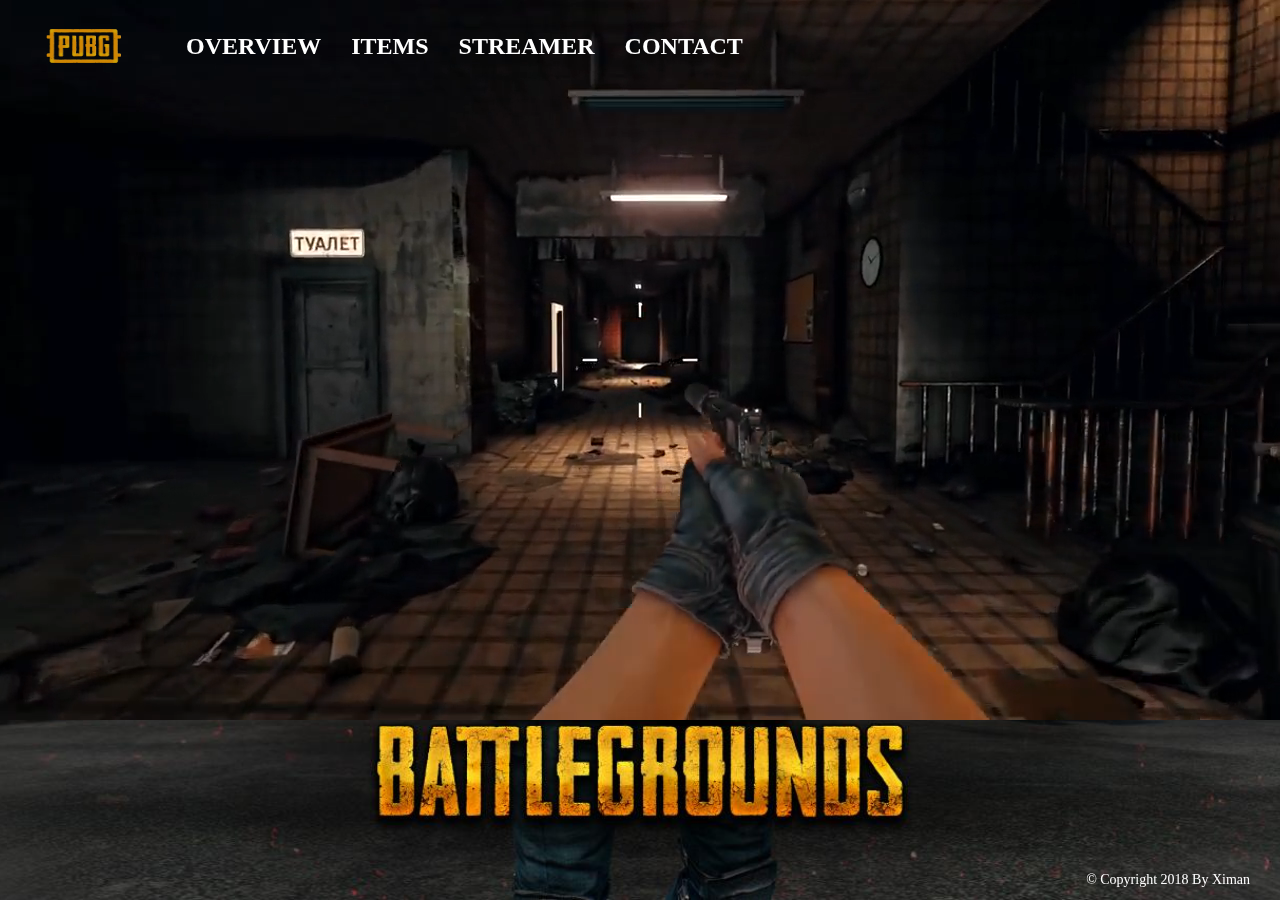
<file: index.html>
<!doctype html>
<html>
<head>
<meta charset="UTF-8">
<meta name="viewport" content="width=device-width, initial-scale=1"> <!--Bootstrap 3-->
<title>Battle Royale</title>
<link rel="stylesheet" href="https://maxcdn.bootstrapcdn.com/bootstrap/3.3.7/css/bootstrap.min.css">
<link rel="stylesheet" href="site.css">
<script>var adobewebfontsappname ="dreamweaver"</script>
<script src="http://use.edgefonts.net/avenir:n4:default.js" type="text/javascript"></script>
<script src="https://ajax.googleapis.com/ajax/libs/jquery/3.3.1/jquery.min.js"></script>
<script src="https://maxcdn.bootstrapcdn.com/bootstrap/3.3.7/js/bootstrap.min.js"></script>
</head>
<body class="index_body">
 <video width="100%" height="100%" autoplay muted loop>
	<source src="videos/PLAYERUNKNOWN S BATTLEGROUNDS - Closed Beta Teaser.mp4" type="video/mp4">
</video>
<div class="content">
  <nav class="navbar">
   <div class="container-fluid">
      <div class="navbar-header">
		  <a href="index.html"><img class="logo" src="images/logo.png"></a>
 	  </div>
      <ul class="nav navbar-nav">
        <li><a href="overview.html">OVERVIEW</a></li>
        <li><a href="items.html">ITEMS</a></li>
        <li><a href="streamer.html">STREAMER</a></li>
        <li><a href="contact.html">CONTACT</a></li>
      </ul>
  </div>
</nav>

<footer>
    <div class="container-fluid copyright_index">
      <p>&copy; Copyright 2018 By Ximan</p>
    </div>
</footer>

</div>
</body>
</html>
</file>
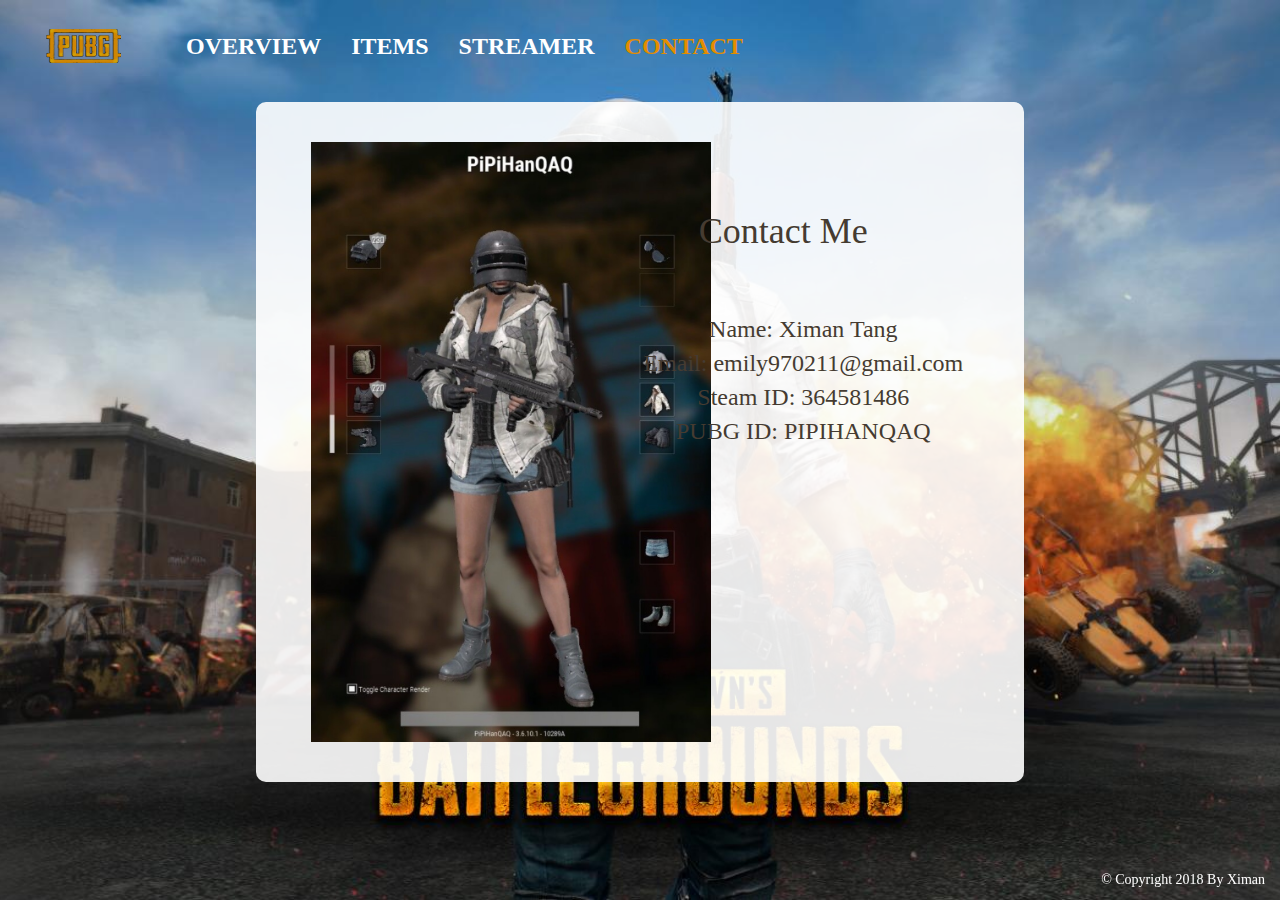
<file: contact.html>
<!doctype html>
<html>
<head>
<meta charset="UTF-8">
<meta name="viewport" content="width=device-width, initial-scale=1"> <!--Bootstrap 3-->
<title>Battle Royale - Contact</title>
<link rel="stylesheet" href="https://maxcdn.bootstrapcdn.com/bootstrap/3.3.7/css/bootstrap.min.css">
<link rel="stylesheet" href="site.css">
<script>var adobewebfontsappname ="dreamweaver"</script>
<script src="http://use.edgefonts.net/avenir:n4:default.js" type="text/javascript"></script>
<script src="https://ajax.googleapis.com/ajax/libs/jquery/3.3.1/jquery.min.js"></script>
<script src="https://maxcdn.bootstrapcdn.com/bootstrap/3.3.7/js/bootstrap.min.js"></script>
</head>
<body>
  <nav class="navbar">
   <div class="container-fluid">
      <div class="navbar-header">
      	<a href="index.html"><img class="logo" src="images/logo.png"></a>
 	  </div>
      <ul class="nav navbar-nav">
        <li><a href="overview.html">OVERVIEW</a></li>
        <li><a href="items.html">ITEMS</a></li>
        <li><a href="streamer.html">STREAMER</a></li>
        <li class="active"><a href="contact.html">CONTACT</a></li>
      </ul>
  </div>
</nav>
<div class="container text_description contact">
	<div class="col-lg-5">
		<img class="contact_img" src="images/character.png">
	</div>
	<div class="col-lg-7">
		<h1 class="contact_text">Contact Me</h1>
		<ul class="contact_text">
			<li>Name: Ximan Tang</li>
			<li>Email: emily970211@gmail.com</li>
			<li>Steam ID: 364581486</li>
			<li>PUBG ID: PIPIHANQAQ</li>
		</ul>
	</div>

</div>
<footer>
    <div class="container-fluid">
      <p class="copyright_index">&copy; Copyright 2018 By Ximan</p>
    </div>
</footer>
</body>
</html>
</file>
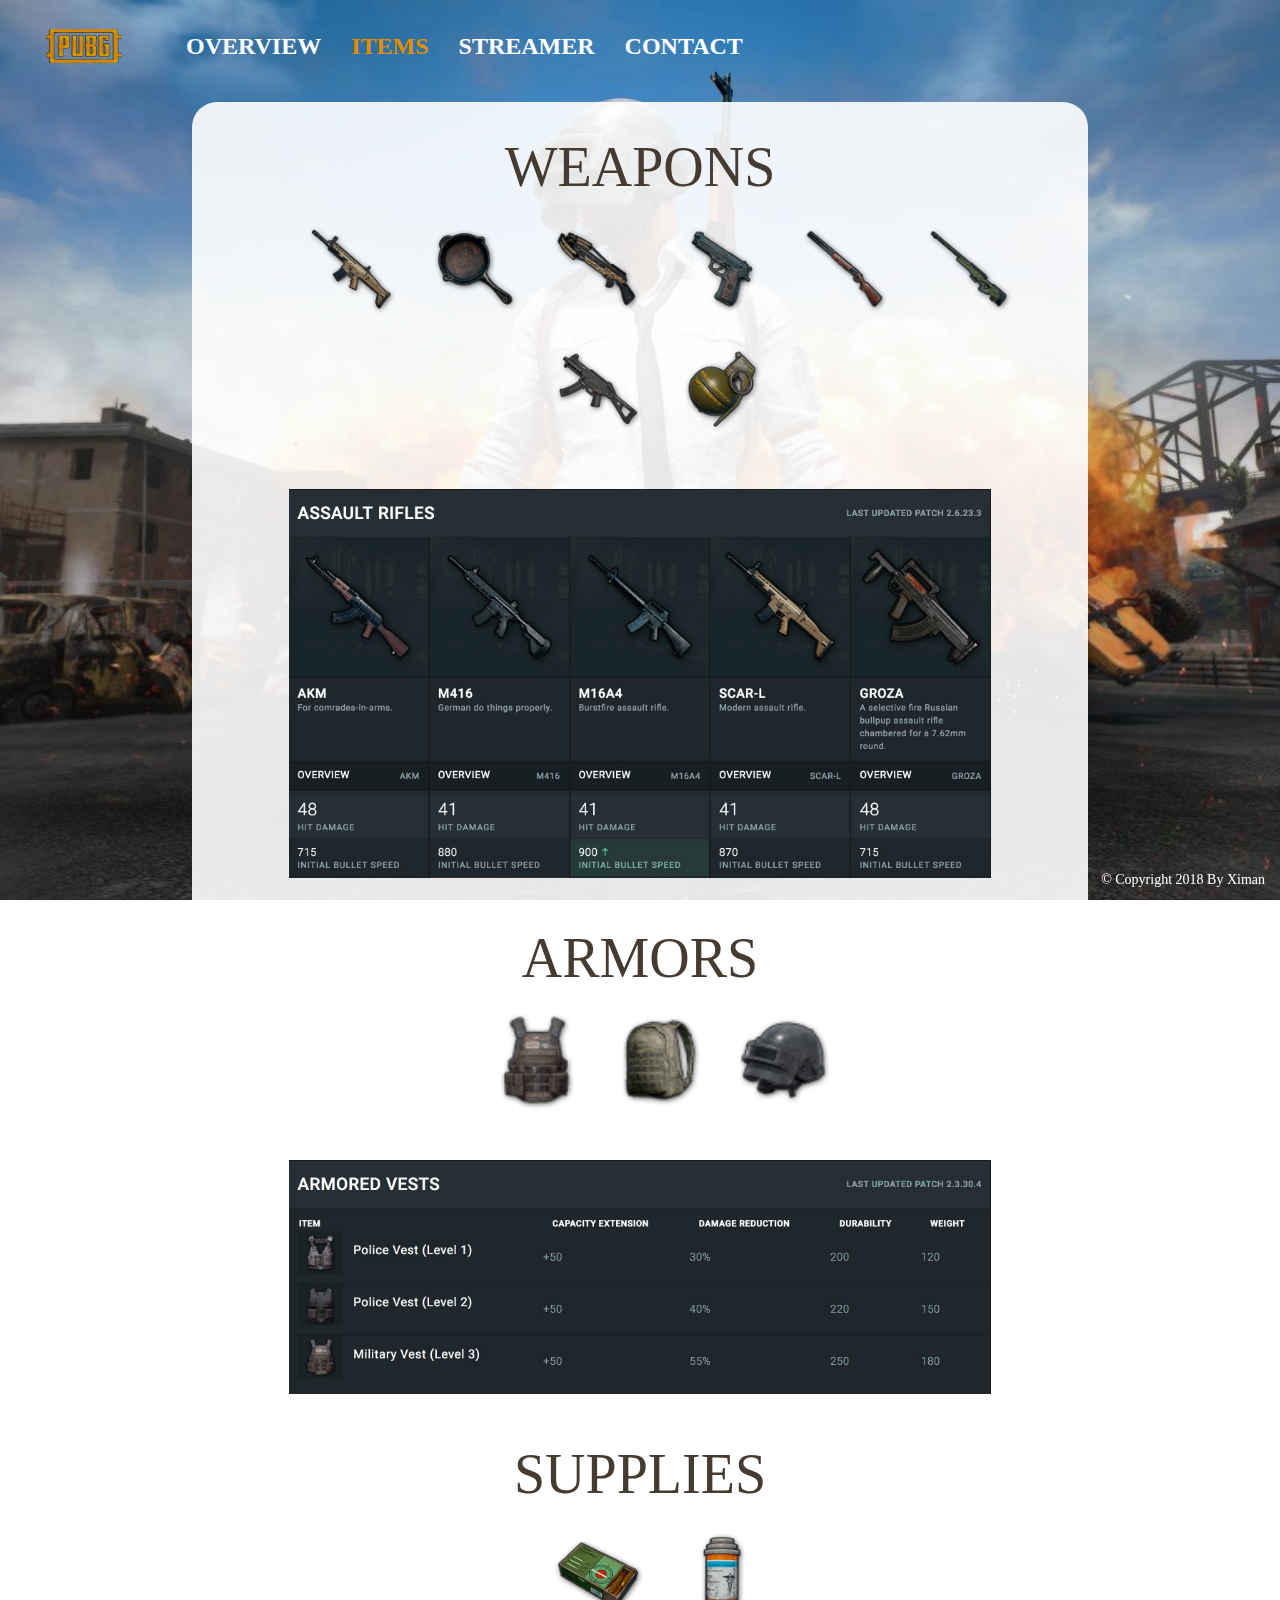
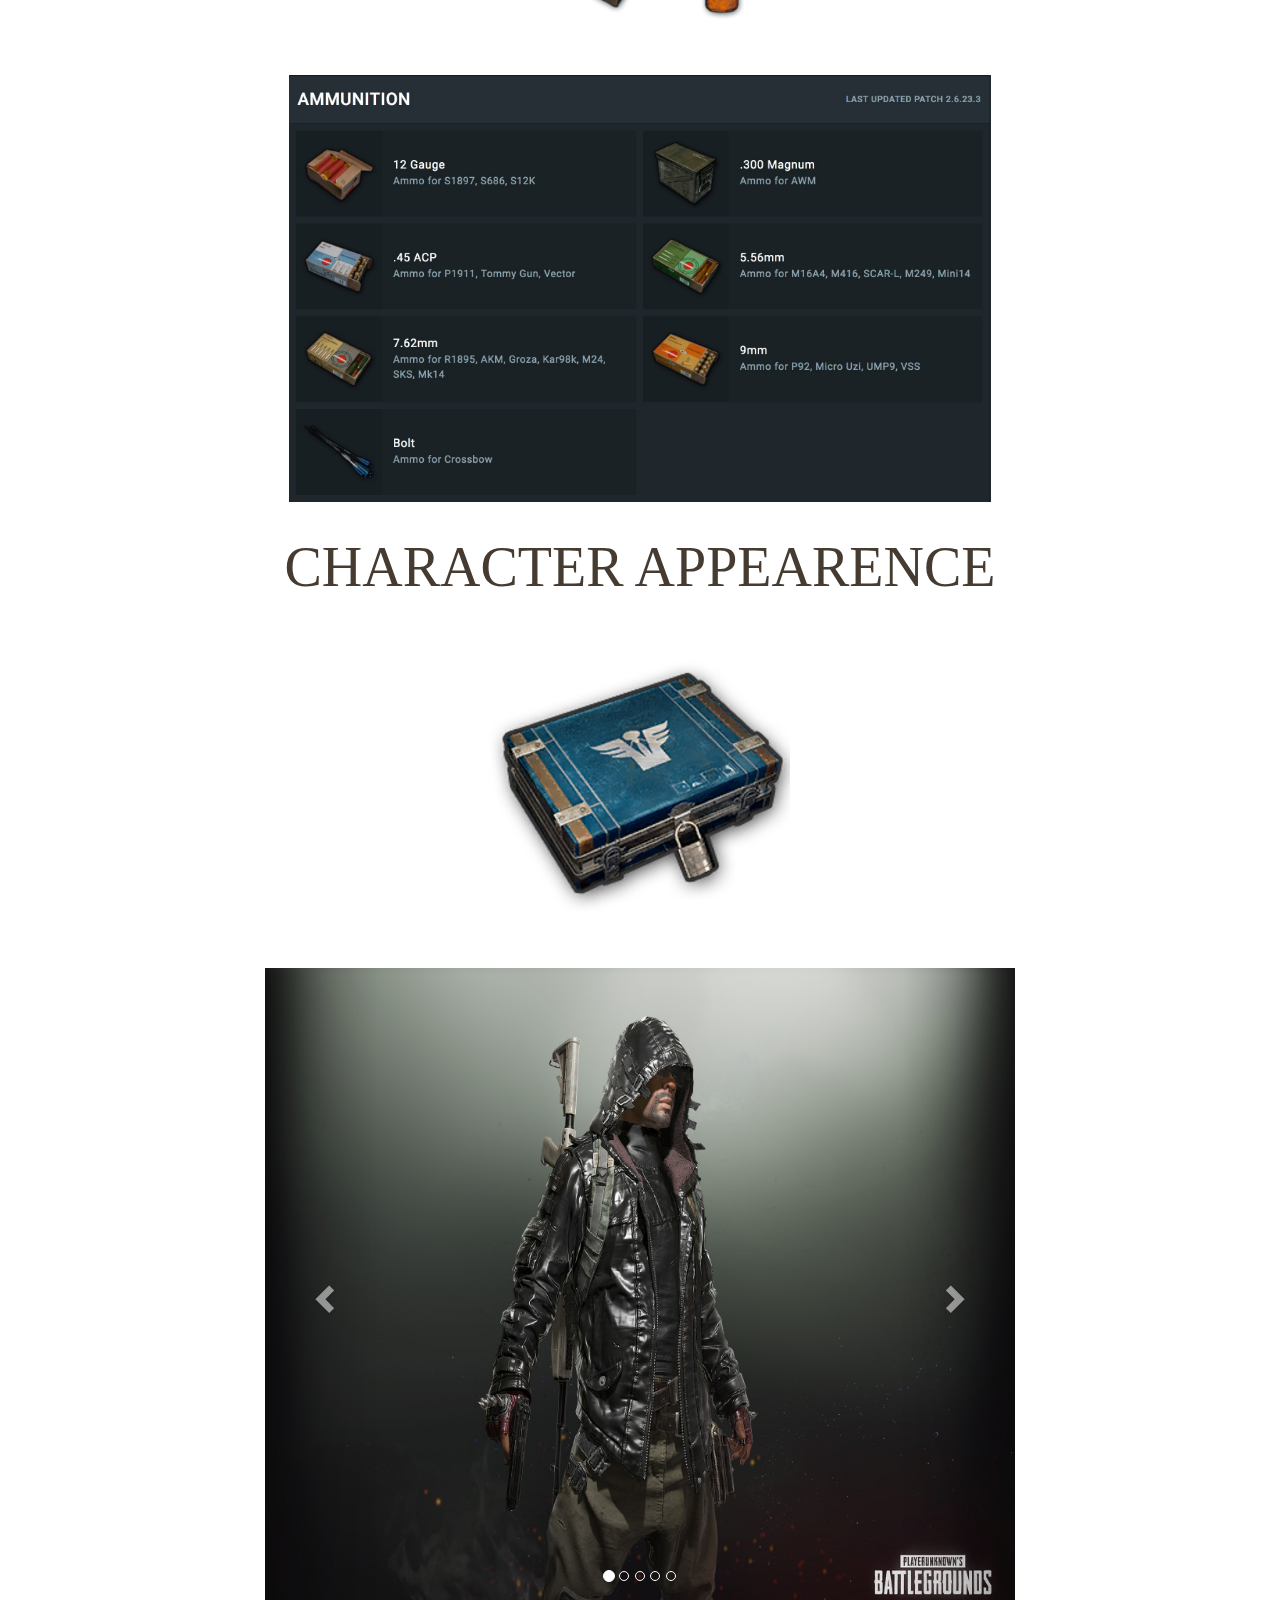
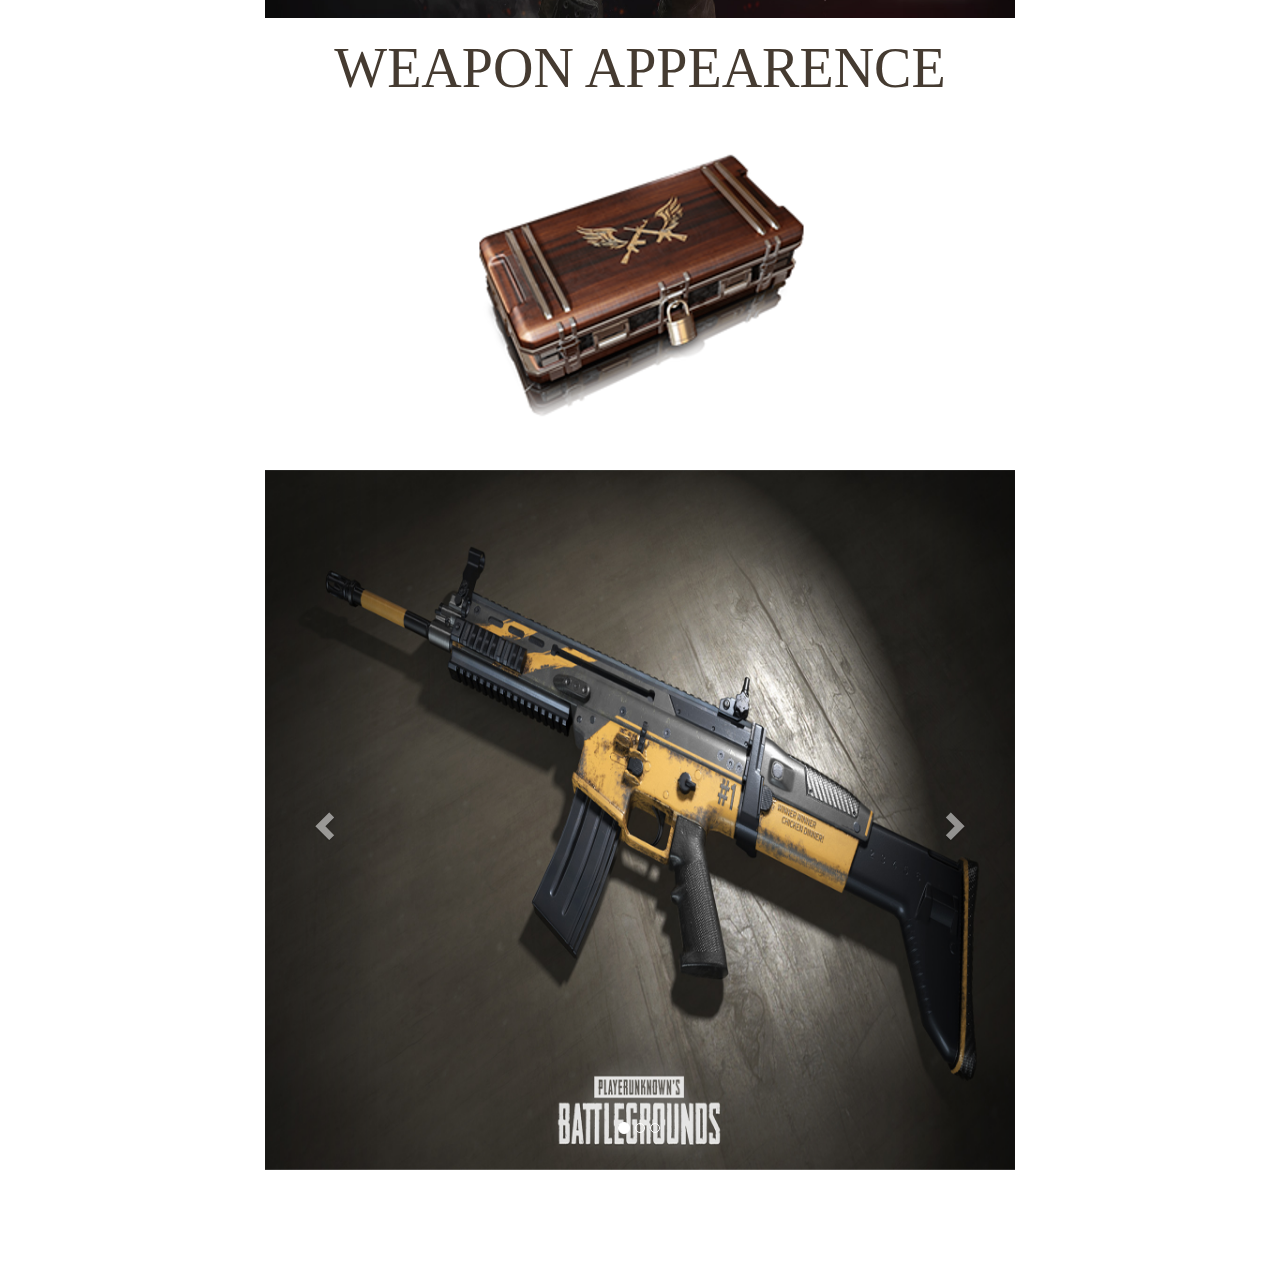
<file: items.html>
<!doctype html>
<html>
<head>
<meta charset="UTF-8">
<meta name="viewport" content="width=device-width, initial-scale=1">
<!--Bootstrap 3-->
<title>Battle Royale - Items</title>
<link rel="stylesheet" href="https://maxcdn.bootstrapcdn.com/bootstrap/3.3.7/css/bootstrap.min.css">
<link rel="stylesheet" href="site.css">
<script>var adobewebfontsappname ="dreamweaver"</script>
<script src="http://use.edgefonts.net/avenir:n4:default.js" type="text/javascript"></script>
<script src="http://use.edgefonts.net/changa-one:n4:default.js" type="text/javascript"></script>
<script src="https://ajax.googleapis.com/ajax/libs/jquery/3.3.1/jquery.min.js"></script>
<script src="https://maxcdn.bootstrapcdn.com/bootstrap/3.3.7/js/bootstrap.min.js"></script>
</head>
<body>
<nav class="navbar">
  <div class="container-fluid">
      <div class="navbar-header"> <a href="index.html"><img class="logo" src="images/logo.png"></a></div>
      <ul class="nav navbar-nav">
        <li><a href="overview.html">OVERVIEW</a></li>
        <li class="active"><a href="items.html">ITEMS</a></li>
        <li><a href="streamer.html">STREAMER</a></li>
        <li><a href="contact.html">CONTACT</a></li>
      </ul>
  </div>
</nav>
<div class="container main_container">
<div class="container text-center weapon_con">
  <div class="row weapon">
    <h1>WEAPONS</h1>
    <ul class="weapon_gallery">
      <li><img src="images/weapon/assault rifles logo.png" class="gbox" id="0"></li>
      <li><img src="images/weapon/melee weapons logo.png" class="gbox" id="1"></li>
      <li><img src="images/weapon/miscellaneous weapons logo.png" class="gbox" id="2"></li>
      <li><img src="images/weapon/pistols logo.png" class="gbox" id="3"></li>
      <li><img src="images/weapon/shotguns logo.png" class="gbox" id="4"></li>
      <li><img src="images/weapon/sniper rifles logo.png" class="gbox" id="5"></li>
      <li><img src="images/weapon/submachine guns logo.png" class="gbox" id="6"></li>
      <li><img src="images/weapon/throwable weapons logo.png" class="gbox" id="7"></li>
    </ul>
  </div>
  <div class="row">
    <div class="text-center"> <img class="intro_img" src="images/weapon/assault rifles.jpg" id="weapon_intro_img"> </div>
  </div>
</div>
<div class="container text-center weapon_con">
  <div class="row weapon">
    <h1>ARMORS</h1>
    <ul class="weapon_gallery">
      <li><img src="images/armor/防具-armored vests logo.png" class="gbox2" id="8"></li>
      <li><img src="images/armor/防具-back logo.png"  class="gbox2" id="9"></li>
      <li><img src="images/armor/防具-headgear logo.png"  class="gbox2" id="10"></li>
    </ul>
  </div>
  <div class="row">
    <div class="text-center"> <img class="intro_img" src="images/armor/防具-armored vests.jpg" id="armor_intro_img"> </div>
  </div>
</div>
<div class="container text-center weapon_con">
  <div class="row weapon">
    <h1>SUPPLIES</h1>
    <ul class="weapon_gallery">
      <li><img src="images/supplies/消耗品-ammunition logo.png" class="gbox3" id="11"></li>
      <li><img src="images/supplies/消耗品-supplies logo.png"  class="gbox3" id="12"></li>
    </ul>
  </div>
  <div class="row">
    <div class="text-center"> <img class="intro_img" src="images/supplies/消耗品-ammunition.jpg" id="supplies_intro_img"> </div>
  </div>
</div>
<div class="container text-center appearence">
   <h1>CHARACTER APPEARENCE</h1>
   <img src="images/appearence1/appearance desperado-crate.png">
    <div id="myCarousel3" class="carousel slide" data-ride="carousel"> 
      <!-- Indicators -->
      <ol class="carousel-indicators">
        <li data-target="#myCarousel3" data-slide-to="0" class="active"></li>
        <li data-target="#myCarousel3" data-slide-to="1"></li>
        <li data-target="#myCarousel3" data-slide-to="2"></li>
        <li data-target="#myCarousel3" data-slide-to="3"></li>
        <li data-target="#myCarousel3" data-slide-to="4"></li>
      </ol>
      
      <!-- Wrapper for slides -->
      <div class="carousel-inner">
        <div class="item active"> <img src="images/appearence1/appearance1.jpg" alt="appearance1"> </div>
        <div class="item"> <img src="images/appearence1/appearance2.jpg" alt="appearance2"> </div>
        <div class="item"> <img src="images/appearence1/appearance3.jpg" alt="appearance3"> </div>
        <div class="item"> <img src="images/appearence1/appearance7.jpg" alt="appearance7"> </div>
        <div class="item"> <img src="images/appearence1/appearance8.jpg" alt="appearance8"> </div>
      </div>    
      <!-- Left and right controls --> 
      <a class="left carousel-control" href="#myCarousel3" data-slide="prev"> <span class="glyphicon glyphicon-chevron-left"></span> <span class="sr-only">Previous</span> </a> <a class="right carousel-control" href="#myCarousel3" data-slide="next"> <span class="glyphicon glyphicon-chevron-right"></span> <span class="sr-only">Next</span> </a> 
      </div>
</div>
<div class="container text-center appearence">
  <h1>WEAPON APPEARENCE</h1>
   <img src="images/appearence2/logo.png">
    <div id="myCarousel4" class="carousel slide" data-ride="carousel"> 
      <!-- Indicators -->
      <ol class="carousel-indicators">
        <li data-target="#myCarousel4" data-slide-to="0" class="active"></li>
        <li data-target="#myCarousel4" data-slide-to="1"></li>
        <li data-target="#myCarousel4" data-slide-to="2"></li>
      </ol>
      
      <!-- Wrapper for slides -->
      <div class="carousel-inner">
        <div class="item active"> <img src="images/appearence2/appearance4.jpg" alt="appearance4"> </div>
        <div class="item"> <img src="images/appearence2/appearance5.jpg" alt="appearance5"> </div>
        <div class="item"> <img src="images/appearence2/appearance6.jpg" alt="appearance6"> </div>
      </div>    
      <!-- Left and right controls --> 
      <a class="left carousel-control" href="#myCarousel4" data-slide="prev"> <span class="glyphicon glyphicon-chevron-left"></span> <span class="sr-only">Previous</span> </a> <a class="right carousel-control" href="#myCarousel4" data-slide="next"> <span class="glyphicon glyphicon-chevron-right"></span> <span class="sr-only">Next</span> </a> 
      </div>	
</div>
</div>
<footer>
    <div class="container-fluid">
      <p class="copyright_index">&copy; Copyright 2018 By Ximan</p>
    </div>
</footer>
</body>
<script src="site.js"></script>
</html>
</file>
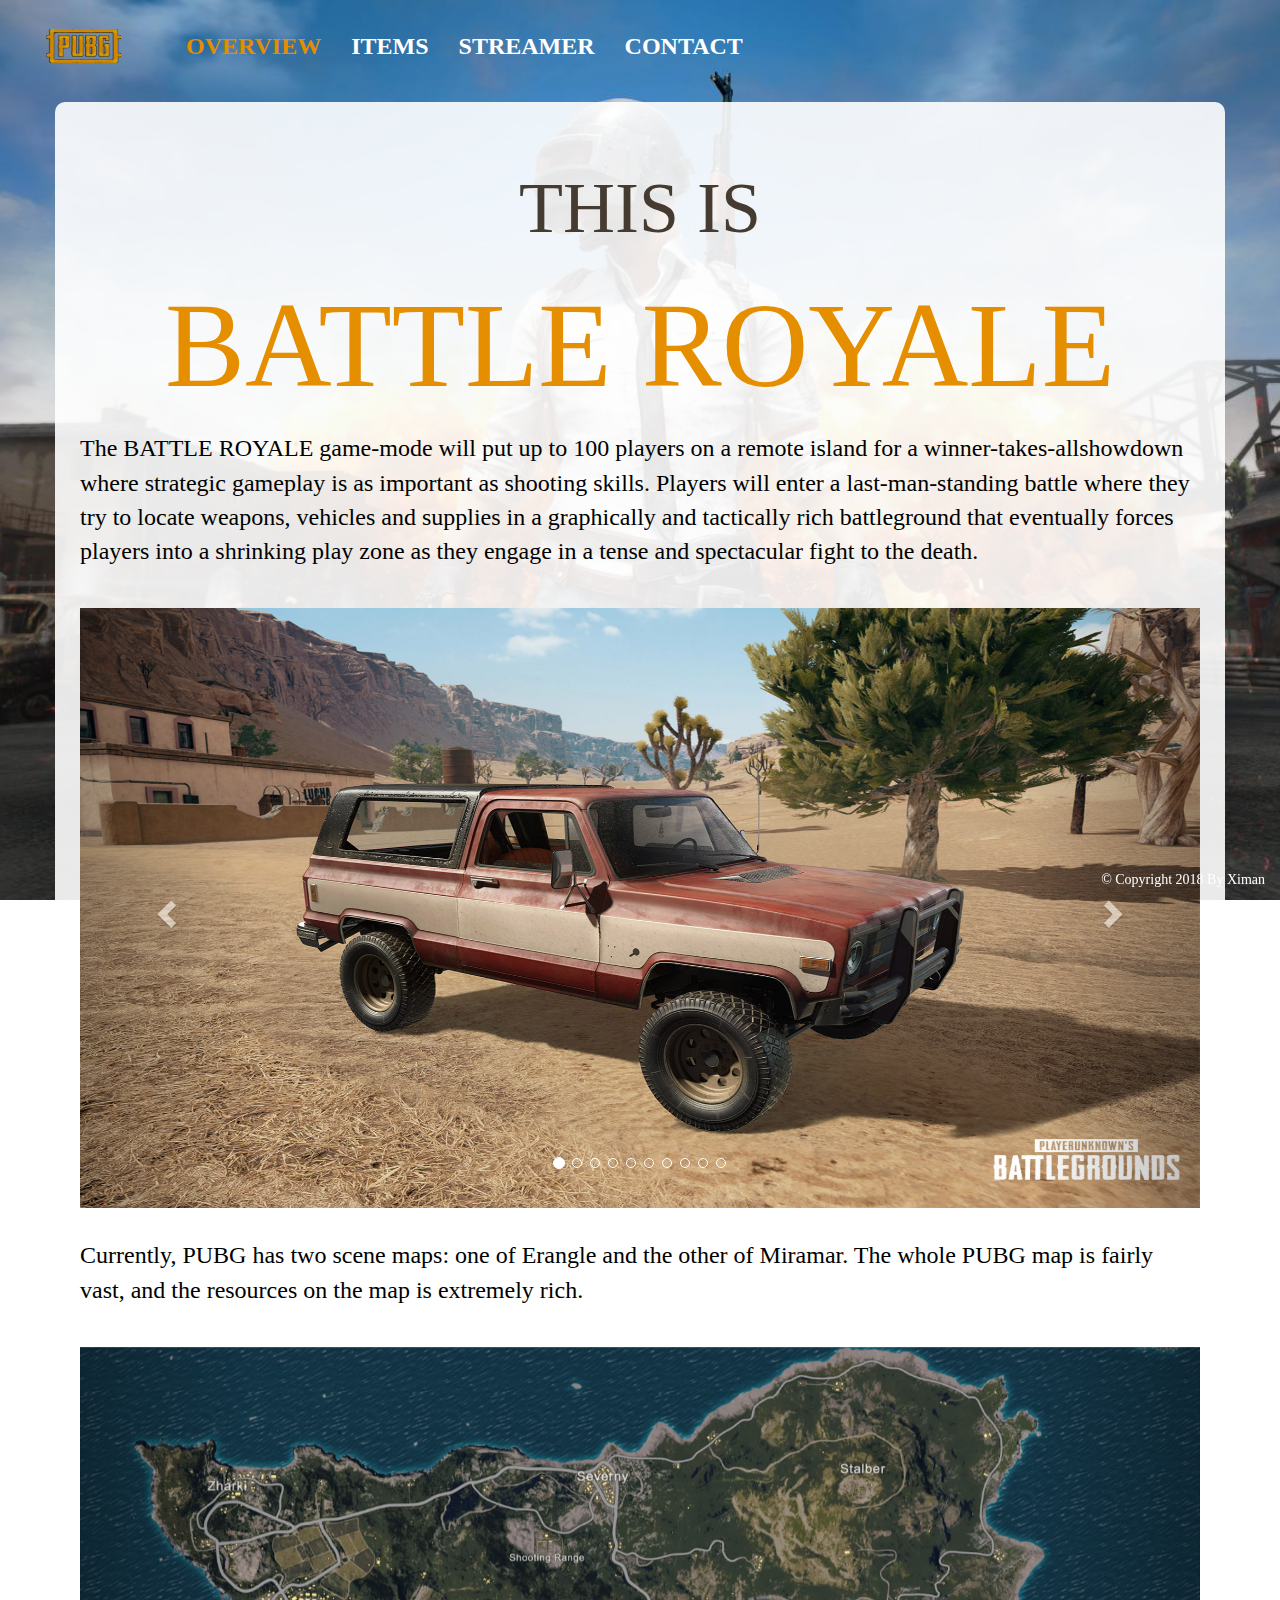
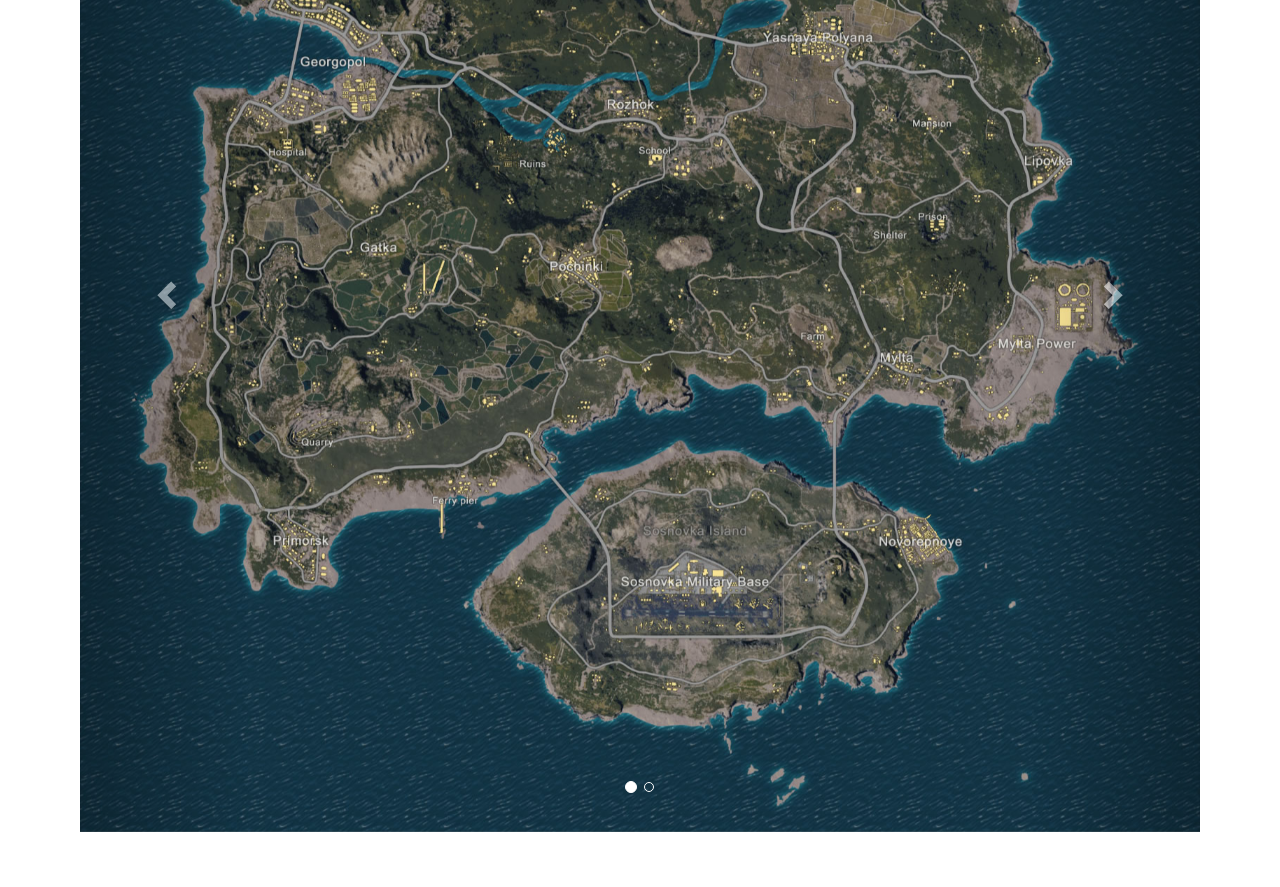
<file: overview.html>
<!doctype html>
<html>
<head>
<meta charset="UTF-8">
<meta name="viewport" content="width=device-width, initial-scale=1">
<!--Bootstrap 3-->
<title>Battle Royale - Overview</title>
<link rel="stylesheet" href="https://maxcdn.bootstrapcdn.com/bootstrap/3.3.7/css/bootstrap.min.css">
<link rel="stylesheet" href="site.css">
<script>var adobewebfontsappname ="dreamweaver"</script>
<script src="http://use.edgefonts.net/avenir:n4:default.js" type="text/javascript"></script>
<script src="http://use.edgefonts.net/changa-one:n4:default.js" type="text/javascript"></script>
<script src="https://ajax.googleapis.com/ajax/libs/jquery/3.3.1/jquery.min.js"></script>
<script src="https://maxcdn.bootstrapcdn.com/bootstrap/3.3.7/js/bootstrap.min.js"></script>
</head>
<body>
  <nav class="navbar">
   <div class="container-fluid">
      <div class="navbar-header">
      	<a href="index.html"><img class="logo" src="images/logo.png"></a>
 	  </div>
      <ul class="nav navbar-nav">
        <li class="active"><a href="overview.html">OVERVIEW</a></li>
        <li><a href="items.html">ITEMS</a></li>
        <li><a href="streamer.html">STREAMER</a></li>
        <li><a href="contact.html">CONTACT</a></li>
      </ul>
  </div>
</nav>

<div class="container text_description">
  <div class="row ">
    <div class="overview_title">
    	<span id="overview_title_p1">THIS IS</span>
    	<br>
    	<span id="overview_title_p2">BATTLE ROYALE</span>
    </div>
    <p>The BATTLE ROYALE game-mode will put up to 100 players on a remote island 
for a winner-takes-allshowdown where strategic gameplay is as important as shooting skills. 
Players will enter a last-man-standing battle where they try to locate weapons, vehicles and supplies in a graphically and tactically rich battleground 
that eventually forces players into a shrinking play zone as they engage in a tense and spectacular fight to the death.
</p>
  </div>
  <div class="row">
    <div id="myCarousel" class="carousel slide" data-ride="carousel"> 
      <!-- Indicators -->
      <ol class="carousel-indicators">
        <li data-target="#myCarousel" data-slide-to="0" class="active"></li>
        <li data-target="#myCarousel" data-slide-to="1"></li>
        <li data-target="#myCarousel" data-slide-to="2"></li>
        <li data-target="#myCarousel" data-slide-to="3"></li>
        <li data-target="#myCarousel" data-slide-to="4"></li>
        <li data-target="#myCarousel" data-slide-to="5"></li>
        <li data-target="#myCarousel" data-slide-to="6"></li>
        <li data-target="#myCarousel" data-slide-to="7"></li>
        <li data-target="#myCarousel" data-slide-to="8"></li>
        <li data-target="#myCarousel" data-slide-to="9"></li>
      </ol>
      
      <!-- Wrapper for slides -->
      <div class="carousel-inner">
        <div class="item active"> <img src="images/overview/1-1.jpg" alt="1-1"> </div>
        <div class="item"> <img src="images/overview/1-2.jpg" alt="1-2"> </div>
        <div class="item"> <img src="images/overview/1-3.jpg" alt="1-3"> </div>
        <div class="item"> <img src="images/overview/1-4.jpg" alt="1-4"> </div>
        <div class="item"> <img src="images/overview/1-5.jpg" alt="1-5"> </div>
        <div class="item"> <img src="images/overview/1-6.jpg" alt="1-6"> </div>
        <div class="item"> <img src="images/overview/1-7.jpg" alt="1-7"> </div>
        <div class="item"> <img src="images/overview/1-8.jpg" alt="1-8"> </div>
        <div class="item"> <img src="images/overview/1-9.jpg" alt="1-9"> </div>
      </div>    
      <!-- Left and right controls --> 
      <a class="left carousel-control" href="#myCarousel" data-slide="prev"> <span class="glyphicon glyphicon-chevron-left"></span> <span class="sr-only">Previous</span> </a> <a class="right carousel-control" href="#myCarousel" data-slide="next"> <span class="glyphicon glyphicon-chevron-right"></span> <span class="sr-only">Next</span> </a> 
      </div>
  </div>

  <div class="row">
    <p>Currently, PUBG has two scene maps: 
one of Erangle and the other of Miramar. 
The whole PUBG map is fairly vast, 
and the resources on the map is extremely rich.
</p>
  </div>
  <div class="row">
    <div id="myCarousel2" class="carousel slide" data-ride="carousel"> 
      <!-- Indicators -->
      <ol class="carousel-indicators">
        <li data-target="#myCarousel2" data-slide-to="0" class="active"></li>
        <li data-target="#myCarousel2" data-slide-to="1"></li>
      </ol>
      
      <!-- Wrapper for slides -->
      <div class="carousel-inner">
        <div class="item active"> <img src="images/overview/2-1.jpg" alt="2-1"> </div>
        <div class="item"> <img src="images/overview/2-2.jpg" alt="2-2"> </div>
      </div>
      
      <!-- Left and right controls --> 
      <a class="left carousel-control" href="#myCarousel2" data-slide="prev"> <span class="glyphicon glyphicon-chevron-left"></span> <span class="sr-only">Previous</span> </a> <a class="right carousel-control" href="#myCarousel2" data-slide="next"> <span class="glyphicon glyphicon-chevron-right"></span> <span class="sr-only">Next</span> </a> </div>
  </div>
</div>
<footer>
    <div class="container-fluid">
      <p class="copyright_index">&copy; Copyright 2018 By Ximan</p>
    </div>
</footer>
</body>
</html>
</file>
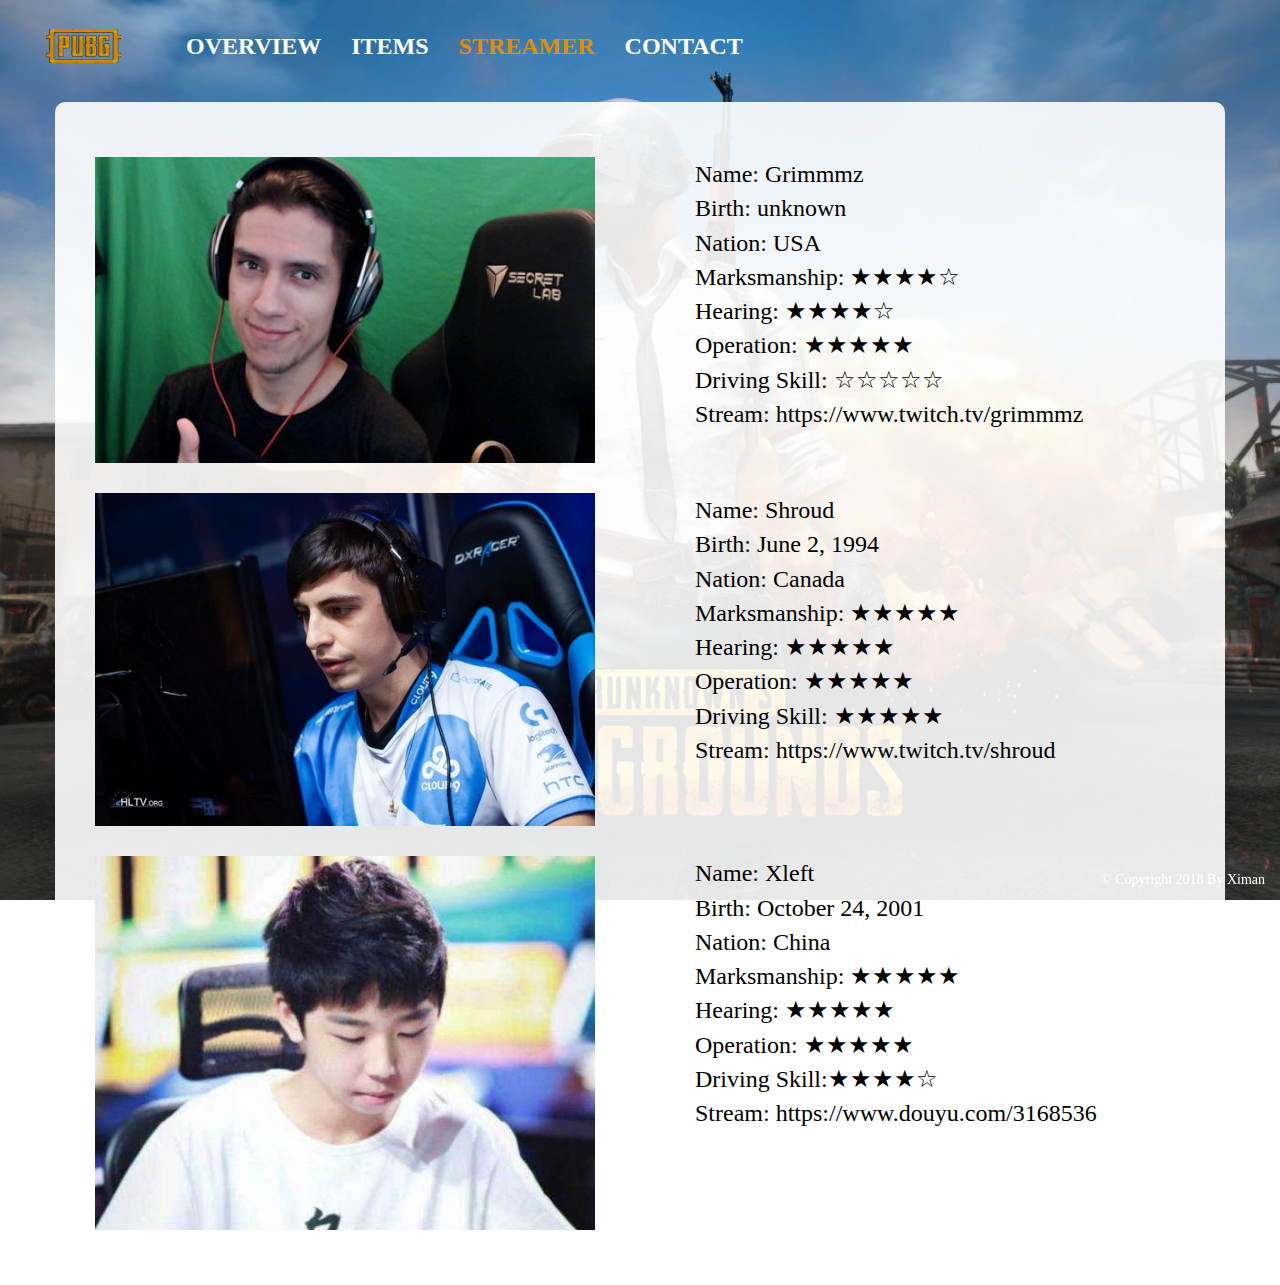
<file: streamer.html>
<!doctype html>
<html>
<head>
<meta charset="UTF-8">
<meta name="viewport" content="width=device-width, initial-scale=1">
<!--Bootstrap 3-->
<title>Battle Royale - Streamer</title>
<link rel="stylesheet" href="https://maxcdn.bootstrapcdn.com/bootstrap/3.3.7/css/bootstrap.min.css">
<link rel="stylesheet" href="site.css">
<script>var adobewebfontsappname ="dreamweaver"</script>
<script src="http://use.edgefonts.net/avenir:n4:default.js" type="text/javascript"></script>
<script src="https://ajax.googleapis.com/ajax/libs/jquery/3.3.1/jquery.min.js"></script>
<script src="https://maxcdn.bootstrapcdn.com/bootstrap/3.3.7/js/bootstrap.min.js"></script>
</head>
<body>
  <nav class="navbar">
   <div class="container-fluid">
      <div class="navbar-header">
      	<a href="index.html"><img class="logo" src="images/logo.png"></a>
 	  </div>
      <ul class="nav navbar-nav">
        <li><a href="overview.html">OVERVIEW</a></li>
        <li><a href="items.html">ITEMS</a></li>
        <li class="active"><a href="streamer.html">STREAMER</a></li>
        <li><a href="contact.html">CONTACT</a></li>
      </ul>
  </div>
</nav>
<div class="container small_container text_description">
  <div class="row">
    <div class="col-lg-6"> <img class="streamer_image" src="images/grimmmz.jpg"> </div>
    <div class="col-lg-6">
      <ul>
        <li>Name: Grimmmz</li>
        <li>Birth: unknown</li>
        <li>Nation: USA</li>
        <li>Marksmanship: ★★★★☆</li>
        <li>Hearing: ★★★★☆</li>
        <li>Operation: ★★★★★</li>
        <li>Driving Skill: ☆☆☆☆☆</li>
        <li>Stream: https://www.twitch.tv/grimmmz</li>
      </ul>
    </div>
  </div>
  <div class="row">
   <div class="col-lg-6"> <img class="streamer_image" src="images/shroud.jpeg"> </div>
    <div class="col-lg-6">
      <ul>
        <li>Name: Shroud</li>
        <li>Birth:  June 2, 1994</li>
        <li>Nation: Canada</li>
        <li>Marksmanship: ★★★★★</li>
        <li>Hearing: ★★★★★</li>
        <li>Operation: ★★★★★</li>
        <li>Driving Skill: ★★★★★</li>
        <li>Stream: https://www.twitch.tv/shroud</li>
      </ul>
    </div>
    
  </div>
  <div class="row">
    <div class="col-lg-6"> <img class="streamer_image" src="images/xleft.jpeg"> </div>
    <div class="col-lg-6">
      <ul>
        <li>Name: Xleft</li>
        <li>Birth:  October 24, 2001</li>
        <li>Nation: China</li>
        <li>Marksmanship: ★★★★★</li>
        <li>Hearing: ★★★★★</li>
        <li>Operation: ★★★★★</li>
        <li>Driving Skill:★★★★☆</li>
        <li>Stream: https://www.douyu.com/3168536</li>
      </ul>
    </div>
  </div>
</div>
<footer>
    <div class="container-fluid">
      <p class="copyright_index">&copy; Copyright 2018 By Ximan</p>
    </div>
</footer>
</body>
</html>
</file>
<file: site.css>
/* CSS Document */

body {
	background-image: url(images/main.jpg);
	height: 100%;
	background-position: center;
	background-repeat: no-repeat;
	background-size: cover;
	background-attachment: fixed;
	font-family: "Avenir";
	font-weight: 100;
	color:rgba(70,59,49,1.00);
}
.main_container{
	background-color:rgba(255,255,255,0.90);
	width:70%;
	border-radius: 25px;
	padding-bottom: 100px;
}
.navbar-default .navbar-nav > li > a:hover, .navbar-default .navbar-nav > li > a:focus {
	color: #ffffff;
}
.navbar{
	font-size: 24px;
	padding: 20px 10px 10px 30px;
	font-weight: 700;
	
}
.navbar-nav li.active > a {
	color:rgba(228,141,0,1.00);
}

a {
	color: #ffffff;
}
.logo {
	height: 50px;
	width: 75px;
}
.navbar-header {
	padding-right: 50px;
}
.text_description {
	color: #000000;
	font-size: 24px;
	background-color:rgba(255,255,255,0.90);
	padding: 40px;
	border-radius: 10px;
	
}

.row {
	padding-top: 15px;
	padding-bottom: 15px;
}
ul {
	list-style: none;
}
.main_container h1{
	color:rgba(69,59,49,1.00);
	font-size: 4em;
	font-family:"changa-one";
}
.weapon li {
	display:inline-block;
}
.weapon li> img:hover{
	background-color:#DBDBDB;
	opacity: 0.8;
	
}
.streamer_image {
	width: 500px;
}

.gbox{
	width: 120px;
	padding: 10px;
}
.gbox2{
	width: 120px;
	padding: 10px;
}
.gbox3{
	width: 120px;
	padding: 10px;
}

.weapon_con{
	width: 90%;
}

.intro_img{
	height: 90%;
	width: 90%;
}

.appearence{
	height: 90%;
	width: 90%;
}

#overview_title_p1{
	color:rgba(69,59,49,1.00);
	font-size: 3em;

}

#overview_title_p2{
	color:rgba(228,142,0,1.00);
	font-size: 5em;
}
.overview_title{
	text-align: center;
	font-family:"changa-one";
}

.copyright_index{
	color:rgba(255,255,255,1.00);
	position:fixed;
	bottom:0px;
	right: 15px;
}

.content {
    position: fixed;
    top: 0;
    width: 100%;
}

.contact_img{
	height: 600px;
	width: 400px;
}
.contact_text{
	padding-top: 50px;
}

.contact_text {
	color:rgba(69,59,49,1.00);
	text-align: center;
}

.contact{
	width: 60%;
}

#myCarousel img{
	height:600px !important;
	width: 1200px;
}

#myCarousel3 img{
	height:650px !important;
	width: 1200px;
}

#myCarousel4 img{
	height:700px !important;
	width: 1200px;
}
</file>
